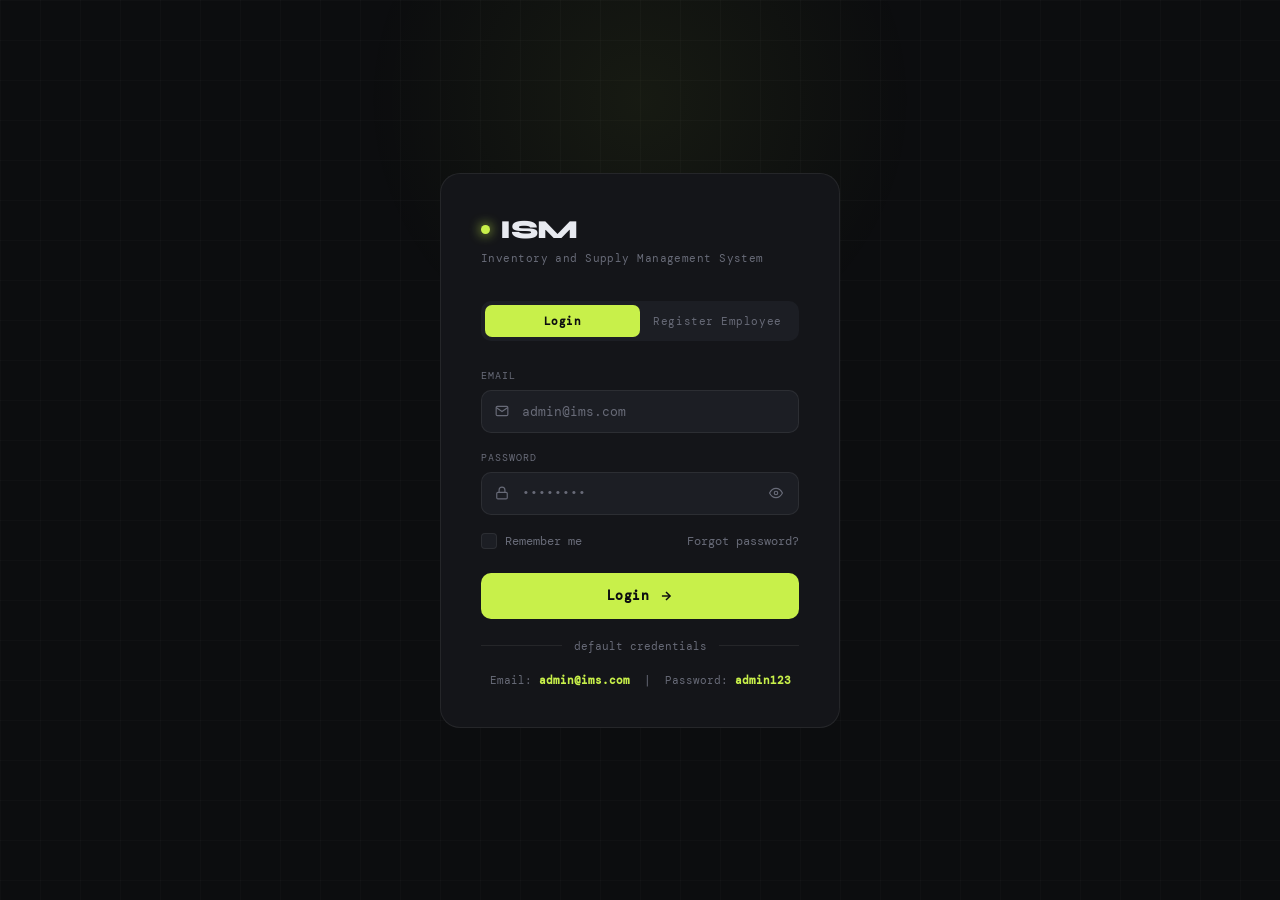
<file: templates/login.html>
<!DOCTYPE html>
<html lang="en">
<head>
  <meta charset="UTF-8">
  <meta name="viewport" content="width=device-width, initial-scale=1.0">
  <title>IMS — Login</title>
  <link href="https://fonts.googleapis.com/css2?family=Syne:wght@400;600;700;800&family=DM+Mono:wght@300;400;500&display=swap" rel="stylesheet">
  <link rel="stylesheet" href="/static/css/login.css">
</head>
<body>

  <div class="bg-grid"></div>
  <div class="bg-glow"></div>

  <section>
    <div class="login-card">

      <div class="logo"><div class="logo-dot"></div>ISM</div>
      <p class="logo-sub">Inventory and Supply Management System</p>

      <!-- Tab switcher -->
      <div style="display:flex;gap:0;margin-bottom:28px;background:var(--surface2);border-radius:10px;padding:4px">
        <button id="tabLoginBtn"    onclick="showTab('login')"    style="flex:1;padding:9px;border-radius:7px;font-size:11px;letter-spacing:0.05em;cursor:pointer;transition:all 0.15s;border:none;font-family:'DM Mono',monospace;background:var(--accent);color:var(--bg);font-weight:600">Login</button>
        <button id="tabRegisterBtn" onclick="showTab('register')" style="flex:1;padding:9px;border-radius:7px;font-size:11px;letter-spacing:0.05em;cursor:pointer;transition:all 0.15s;border:none;font-family:'DM Mono',monospace;background:transparent;color:var(--muted)">Register Employee</button>
      </div>

      <div id="errorMsg" style="display:none;background:rgba(240,74,122,0.1);border:1px solid rgba(240,74,122,0.3);border-radius:8px;padding:10px 14px;font-size:12px;color:#f04a7a;margin-bottom:16px"></div>
      <div id="successMsg" style="display:none;background:rgba(200,240,74,0.1);border:1px solid rgba(200,240,74,0.3);border-radius:8px;padding:10px 14px;font-size:12px;color:var(--accent);margin-bottom:16px"></div>

      <!-- LOGIN TAB -->
      <div id="loginTab">
        <form id="loginForm">
          <div class="input-group">
            <label for="email">Email</label>
            <div class="input-wrap">
              <svg class="input-icon" width="14" height="14" viewBox="0 0 24 24" fill="none" stroke="currentColor" stroke-width="2"><path d="M4 4h16c1.1 0 2 .9 2 2v12c0 1.1-.9 2-2 2H4c-1.1 0-2-.9-2-2V6c0-1.1.9-2 2-2z"/><polyline points="22,6 12,13 2,6"/></svg>
              <input type="email" id="email" placeholder="admin@ims.com" required>
            </div>
          </div>
          <div class="input-group">
            <label for="password">Password</label>
            <div class="input-wrap">
              <svg class="input-icon" width="14" height="14" viewBox="0 0 24 24" fill="none" stroke="currentColor" stroke-width="2"><rect x="3" y="11" width="18" height="11" rx="2" ry="2"/><path d="M7 11V7a5 5 0 0 1 10 0v4"/></svg>
              <input type="password" id="password" placeholder="••••••••" required>
              <button type="button" class="toggle-pw" id="togglePw">
                <svg width="14" height="14" viewBox="0 0 24 24" fill="none" stroke="currentColor" stroke-width="2"><path d="M1 12s4-8 11-8 11 8 11 8-4 8-11 8-11-8-11-8z"/><circle cx="12" cy="12" r="3"/></svg>
              </button>
            </div>
          </div>
          <div class="remember-forgot">
            <label class="checkbox-label"><input type="checkbox" id="remember"><span class="checkmark"></span>Remember me</label>
            <a href="#" class="forgot-link">Forgot password?</a>
          </div>
          <button type="submit" class="btn-login" id="loginBtn">
            <span id="btnText">Login</span>
            <svg width="14" height="14" viewBox="0 0 24 24" fill="none" stroke="currentColor" stroke-width="2.5"><line x1="5" y1="12" x2="19" y2="12"/><polyline points="12 5 19 12 12 19"/></svg>
          </button>
          <div class="divider"><span>default credentials</span></div>
          <div class="register-link" style="font-size:11px;color:var(--muted)">
            Email: <strong style="color:var(--accent)">admin@ims.com</strong> &nbsp;|&nbsp; Password: <strong style="color:var(--accent)">admin123</strong>
          </div>
        </form>
      </div>

      <!-- REGISTER TAB -->
      <div id="registerTab" style="display:none">
        <form id="registerForm">
          <div style="display:grid;grid-template-columns:1fr 1fr;gap:12px">
            <div class="input-group">
              <label>Full Name</label>
              <div class="input-wrap">
                <svg class="input-icon" width="14" height="14" viewBox="0 0 24 24" fill="none" stroke="currentColor" stroke-width="2"><path d="M20 21v-2a4 4 0 0 0-4-4H8a4 4 0 0 0-4 4v2"/><circle cx="12" cy="7" r="4"/></svg>
                <input type="text" id="rName" placeholder="e.g. Raj Mehta" required style="padding-left:40px">
              </div>
            </div>
            <div class="input-group">
              <label>Role</label>
              <div class="input-wrap">
                <svg class="input-icon" width="14" height="14" viewBox="0 0 24 24" fill="none" stroke="currentColor" stroke-width="2"><rect x="2" y="7" width="20" height="14" rx="2"/><path d="M16 7V5a2 2 0 0 0-2-2h-4a2 2 0 0 0-2 2v2"/></svg>
                <select id="rRole" style="width:100%;background:var(--surface2);border:1px solid var(--border);border-radius:10px;color:var(--text);font-family:'DM Mono',monospace;font-size:13px;padding:12px 14px 12px 40px;outline:none;appearance:none">
                  <option>Manager</option><option>Employee</option><option>Warehouse Staff</option><option>Analyst</option>
                </select>
              </div>
            </div>
          </div>
          <div class="input-group">
            <label>Work Email</label>
            <div class="input-wrap">
              <svg class="input-icon" width="14" height="14" viewBox="0 0 24 24" fill="none" stroke="currentColor" stroke-width="2"><path d="M4 4h16c1.1 0 2 .9 2 2v12c0 1.1-.9 2-2 2H4c-1.1 0-2-.9-2-2V6c0-1.1.9-2 2-2z"/><polyline points="22,6 12,13 2,6"/></svg>
              <input type="email" id="rEmail" placeholder="your@company.com" required>
            </div>
          </div>
          <div class="input-group">
            <label>Department</label>
            <div class="input-wrap">
              <svg class="input-icon" width="14" height="14" viewBox="0 0 24 24" fill="none" stroke="currentColor" stroke-width="2"><path d="M3 9l9-7 9 7v11a2 2 0 0 1-2 2H5a2 2 0 0 1-2-2z"/></svg>
              <input type="text" id="rDept" placeholder="e.g. Logistics, Procurement">
            </div>
          </div>
          <div style="display:grid;grid-template-columns:1fr 1fr;gap:12px">
            <div class="input-group">
              <label>Password</label>
              <div class="input-wrap">
                <svg class="input-icon" width="14" height="14" viewBox="0 0 24 24" fill="none" stroke="currentColor" stroke-width="2"><rect x="3" y="11" width="18" height="11" rx="2" ry="2"/><path d="M7 11V7a5 5 0 0 1 10 0v4"/></svg>
                <input type="password" id="rPassword" placeholder="Min 6 chars" required>
              </div>
            </div>
            <div class="input-group">
              <label>Confirm</label>
              <div class="input-wrap">
                <svg class="input-icon" width="14" height="14" viewBox="0 0 24 24" fill="none" stroke="currentColor" stroke-width="2"><rect x="3" y="11" width="18" height="11" rx="2" ry="2"/><path d="M7 11V7a5 5 0 0 1 10 0v4"/></svg>
                <input type="password" id="rConfirm" placeholder="Repeat" required>
              </div>
            </div>
          </div>
          <button type="submit" class="btn-login" style="margin-top:8px">
            <span>Create Account</span>
            <svg width="14" height="14" viewBox="0 0 24 24" fill="none" stroke="currentColor" stroke-width="2.5"><path d="M16 21v-2a4 4 0 0 0-4-4H6a4 4 0 0 0-4 4v2"/><circle cx="9" cy="7" r="4"/><line x1="19" y1="8" x2="19" y2="14"/><line x1="22" y1="11" x2="16" y2="11"/></svg>
          </button>
        </form>
      </div>

    </div>
  </section>




<script src="/static/js/common.js"></script>
<script src="/static/js/login.js"></script>
</body>
</html>
</file>
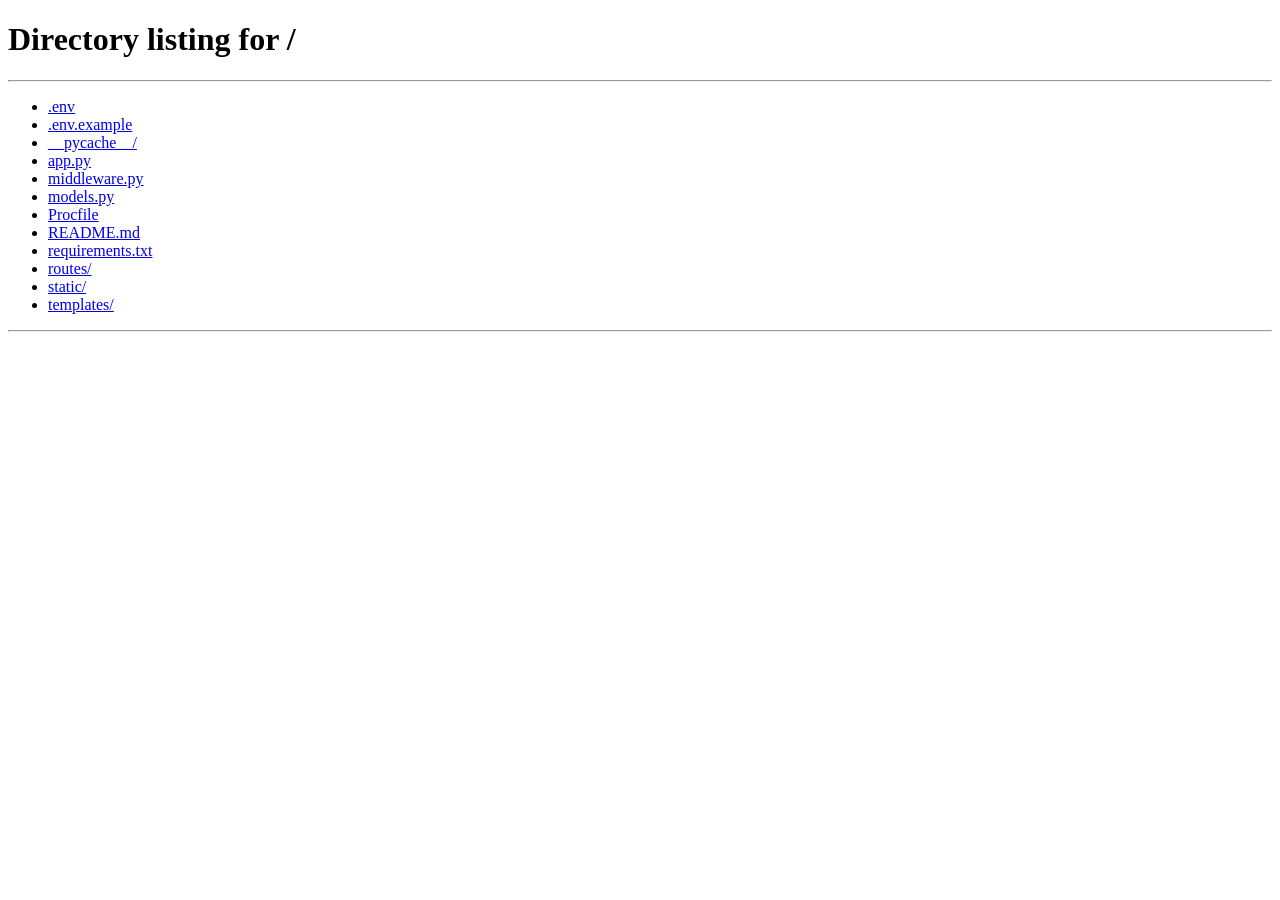
<file: templates/Orders.html>
<!DOCTYPE html>
<html lang="en">
<head>
  <meta charset="UTF-8">
  <meta name="viewport" content="width=device-width, initial-scale=1.0">
  <title>IMS — Orders</title>
  <link href="https://fonts.googleapis.com/css2?family=Syne:wght@400;600;700;800&family=DM+Mono:wght@300;400;500&display=swap" rel="stylesheet">
  <link rel="stylesheet" href="/static/css/style.css">
  <link rel="stylesheet" href="/static/css/products.css">
  <link rel="stylesheet" href="/static/css/orders.css">
</head>
<body>
<div class="shell">
  <aside class="sidebar">
    <div class="logo"><div class="logo-dot"></div>IMS</div>
    <div class="nav-label">Main</div>
    <nav><ul>
      <li><a href="/dashboard"><span class="icon"><svg width="14" height="14" viewBox="0 0 24 24" fill="none" stroke="currentColor" stroke-width="2.5"><rect x="3" y="3" width="7" height="7"/><rect x="14" y="3" width="7" height="7"/><rect x="14" y="14" width="7" height="7"/><rect x="3" y="14" width="7" height="7"/></svg></span>Dashboard</a></li>
      <li><a href="/products"><span class="icon"><svg width="14" height="14" viewBox="0 0 24 24" fill="none" stroke="currentColor" stroke-width="2.5"><path d="M21 16V8a2 2 0 0 0-1-1.73l-7-4a2 2 0 0 0-2 0l-7 4A2 2 0 0 0 3 8v8a2 2 0 0 0 1 1.73l7 4a2 2 0 0 0 2 0l7-4A2 2 0 0 0 21 16z"/></svg></span>Products</a></li>
      <li><a href="/suppliers"><span class="icon"><svg width="14" height="14" viewBox="0 0 24 24" fill="none" stroke="currentColor" stroke-width="2.5"><path d="M17 21v-2a4 4 0 0 0-4-4H5a4 4 0 0 0-4 4v2"/><circle cx="9" cy="7" r="4"/><path d="M23 21v-2a4 4 0 0 0-3-3.87"/><path d="M16 3.13a4 4 0 0 1 0 7.75"/></svg></span>Suppliers</a></li>
      <li class="active"><a href="/orders"><span class="icon"><svg width="14" height="14" viewBox="0 0 24 24" fill="none" stroke="currentColor" stroke-width="2.5"><path d="M9 11l3 3L22 4"/><path d="M21 12v7a2 2 0 0 1-2 2H5a2 2 0 0 1-2-2V5a2 2 0 0 1 2-2h11"/></svg></span>Orders</a></li>
      <li><a href="/reports"><span class="icon"><svg width="14" height="14" viewBox="0 0 24 24" fill="none" stroke="currentColor" stroke-width="2.5"><line x1="18" y1="20" x2="18" y2="10"/><line x1="12" y1="20" x2="12" y2="4"/><line x1="6" y1="20" x2="6" y2="14"/></svg></span>Reports</a></li>
    </ul></nav>
    <div class="sidebar-footer"><a id="logoutBtn" style="cursor:pointer"><svg width="14" height="14" viewBox="0 0 24 24" fill="none" stroke="currentColor" stroke-width="2.5"><path d="M9 21H5a2 2 0 0 1-2-2V5a2 2 0 0 1 2-2h4"/><polyline points="16 17 21 12 16 7"/><line x1="21" y1="12" x2="9" y2="12"/></svg>Logout</a></div>
  </aside>

  <main class="main">
    <div class="topbar">
      <h1 class="page-title">Or<span>ders</span></h1>
      <div class="topbar-right"><div class="date-badge" id="dateDisplay"></div><div class="avatar" id="avatarInitial">A</div></div>
    </div>
    <div class="content">
      <div class="toolbar">
        <div class="search-wrap"><svg width="13" height="13" viewBox="0 0 24 24" fill="none" stroke="currentColor" stroke-width="2.5"><circle cx="11" cy="11" r="8"/><line x1="21" y1="21" x2="16.65" y2="16.65"/></svg><input type="text" class="search-input" placeholder="Search orders..." id="searchInput"></div>
        <div class="toolbar-right">
          <select class="filter-select" id="filterStatus"><option value="">All Status</option><option>Pending</option><option>Processing</option><option>Delivered</option><option>Cancelled</option></select>
          <button class="btn-add" id="openModal">+ New Order</button>
        </div>
      </div>
      <div class="table-wrap">
        <table>
          <thead><tr><th>Order ID</th><th>Product</th><th>Supplier</th><th>Customer</th><th>Qty</th><th>Total</th><th>Date</th><th>Status</th><th>Actions</th></tr></thead>
          <tbody id="tableBody"><tr><td colspan="9" style="color:var(--muted);font-size:11px;padding:20px">Loading...</td></tr></tbody>
        </table>
      </div>
    </div>
  </main>
</div>

<!-- NEW ORDER MODAL -->
<div class="modal-overlay" id="modalOverlay">
  <div class="modal">
    <div class="modal-header"><div class="modal-title">New Order</div><button class="modal-close" id="closeModal">✕</button></div>
    <div class="modal-body">
      <div class="form-grid">
        <div class="form-group"><label>Product</label><select id="fProduct" onchange="autoFill()"><option value="">Select product...</option></select></div>
        <div class="form-group"><label>Supplier</label><input type="text" id="fSupplier" placeholder="Auto-filled or type"></div>
        <div class="form-group"><label>Quantity</label><input type="number" id="fQty" placeholder="e.g. 10" min="1"></div>
        <div class="form-group"><label>Unit Price (₹)</label><input type="number" id="fPrice" placeholder="Auto-filled or type"></div>
        <div class="form-group"><label>Status</label><select id="fStatus"><option>Pending</option><option>Processing</option><option>Delivered</option><option>Cancelled</option></select></div>
        <div class="form-group"><label>Date</label><input type="date" id="fDate"></div>
        <div class="form-group" style="grid-column:1/-1"><label>Customer Name (optional)</label><input type="text" id="fCustomer" placeholder="Retail customer or leave blank for B2B"></div>
      </div>
      <p id="formError" style="color:var(--accent3);font-size:11px;margin-top:10px;display:none"></p>
    </div>
    <div class="modal-footer"><button class="btn-cancel" id="cancelModal">Cancel</button><button class="btn-save" id="saveOrder">Save Order</button></div>
  </div>
</div>

<!-- DELETE CONFIRM -->
<div class="modal-overlay" id="deleteOverlay">
  <div class="modal modal-sm">
    <div class="modal-header"><div class="modal-title">Delete Order</div><button class="modal-close" id="closeDelete">✕</button></div>
    <div class="modal-body"><p style="font-size:13px;color:var(--muted);line-height:1.6">Delete order <strong id="deleteOrderId" style="color:var(--text)"></strong>?</p></div>
    <div class="modal-footer"><button class="btn-cancel" id="cancelDelete">Cancel</button><button class="btn-delete" id="confirmDelete">Delete</button></div>
  </div>
</div>




<script src="/static/js/common.js"></script>
<script src="/static/js/orders.js"></script>
</body>
</html>
</file>
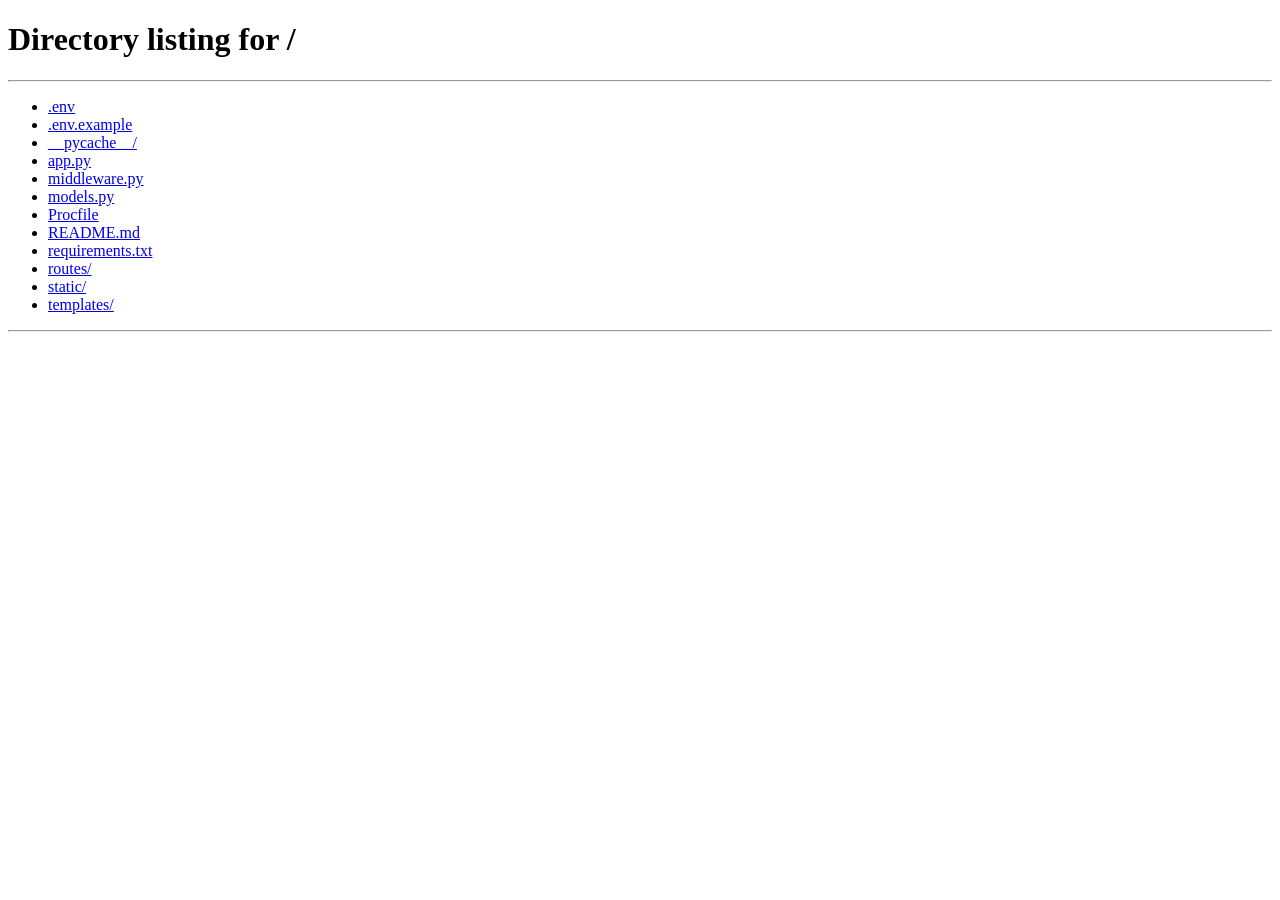
<file: templates/Products.html>
<!DOCTYPE html>
<html lang="en">
<head>
  <meta charset="UTF-8">
  <meta name="viewport" content="width=device-width, initial-scale=1.0">
  <title>IMS — Products</title>
  <link href="https://fonts.googleapis.com/css2?family=Syne:wght@400;600;700;800&family=DM+Mono:wght@300;400;500&display=swap" rel="stylesheet">
  <link rel="stylesheet" href="/static/css/style.css">
  <link rel="stylesheet" href="/static/css/products.css">
</head>
<body>
<div class="shell">
  <aside class="sidebar">
    <div class="logo"><div class="logo-dot"></div>IMS</div>
    <div class="nav-label">Main</div>
    <nav><ul>
      <li><a href="/dashboard"><span class="icon"><svg width="14" height="14" viewBox="0 0 24 24" fill="none" stroke="currentColor" stroke-width="2.5"><rect x="3" y="3" width="7" height="7"/><rect x="14" y="3" width="7" height="7"/><rect x="14" y="14" width="7" height="7"/><rect x="3" y="14" width="7" height="7"/></svg></span>Dashboard</a></li>
      <li class="active"><a href="/products"><span class="icon"><svg width="14" height="14" viewBox="0 0 24 24" fill="none" stroke="currentColor" stroke-width="2.5"><path d="M21 16V8a2 2 0 0 0-1-1.73l-7-4a2 2 0 0 0-2 0l-7 4A2 2 0 0 0 3 8v8a2 2 0 0 0 1 1.73l7 4a2 2 0 0 0 2 0l7-4A2 2 0 0 0 21 16z"/></svg></span>Products</a></li>
      <li><a href="/suppliers"><span class="icon"><svg width="14" height="14" viewBox="0 0 24 24" fill="none" stroke="currentColor" stroke-width="2.5"><path d="M17 21v-2a4 4 0 0 0-4-4H5a4 4 0 0 0-4 4v2"/><circle cx="9" cy="7" r="4"/><path d="M23 21v-2a4 4 0 0 0-3-3.87"/><path d="M16 3.13a4 4 0 0 1 0 7.75"/></svg></span>Suppliers</a></li>
      <li><a href="/orders"><span class="icon"><svg width="14" height="14" viewBox="0 0 24 24" fill="none" stroke="currentColor" stroke-width="2.5"><path d="M9 11l3 3L22 4"/><path d="M21 12v7a2 2 0 0 1-2 2H5a2 2 0 0 1-2-2V5a2 2 0 0 1 2-2h11"/></svg></span>Orders</a></li>
      <li><a href="/reports"><span class="icon"><svg width="14" height="14" viewBox="0 0 24 24" fill="none" stroke="currentColor" stroke-width="2.5"><line x1="18" y1="20" x2="18" y2="10"/><line x1="12" y1="20" x2="12" y2="4"/><line x1="6" y1="20" x2="6" y2="14"/></svg></span>Reports</a></li>
    </ul></nav>
    <div class="sidebar-footer"><a id="logoutBtn" style="cursor:pointer"><svg width="14" height="14" viewBox="0 0 24 24" fill="none" stroke="currentColor" stroke-width="2.5"><path d="M9 21H5a2 2 0 0 1-2-2V5a2 2 0 0 1 2-2h4"/><polyline points="16 17 21 12 16 7"/><line x1="21" y1="12" x2="9" y2="12"/></svg>Logout</a></div>
  </aside>

  <main class="main">
    <div class="topbar">
      <h1 class="page-title">Pro<span>ducts</span></h1>
      <div class="topbar-right">
        <div class="date-badge" id="dateDisplay"></div>
        <div class="avatar" id="avatarInitial">A</div>
      </div>
    </div>
    <div class="content">
      <div class="toolbar">
        <div class="search-wrap">
          <svg width="13" height="13" viewBox="0 0 24 24" fill="none" stroke="currentColor" stroke-width="2.5"><circle cx="11" cy="11" r="8"/><line x1="21" y1="21" x2="16.65" y2="16.65"/></svg>
          <input type="text" class="search-input" placeholder="Search products..." id="searchInput">
        </div>
        <div class="toolbar-right">
          <select class="filter-select" id="filterStatus"><option value="">All Status</option><option>In Stock</option><option>Low</option><option>Out</option></select>
          <select class="filter-select" id="filterCategory"><option value="">All Categories</option><option>Audio</option><option>Accessories</option><option>Input</option><option>Video</option></select>
          <button class="btn-add" id="openModal">+ Add Product</button>
        </div>
      </div>
      <div class="table-wrap">
        <table>
          <thead><tr><th>Product</th><th>SKU</th><th>Category</th><th>Price</th><th>Stock</th><th>Reorder Level</th><th>Supplier</th><th>Status</th><th>Actions</th></tr></thead>
          <tbody id="tableBody"><tr><td colspan="9" style="color:var(--muted);font-size:11px;padding:20px">Loading...</td></tr></tbody>
        </table>
      </div>
    </div>
  </main>
</div>

<!-- ADD/EDIT MODAL -->
<div class="modal-overlay" id="modalOverlay">
  <div class="modal">
    <div class="modal-header"><div class="modal-title" id="modalTitle">Add Product</div><button class="modal-close" id="closeModal">✕</button></div>
    <div class="modal-body">
      <div class="form-grid">
        <div class="form-group"><label>Product Name</label><input type="text" id="fName" placeholder="e.g. Wireless Headset"></div>
        <div class="form-group"><label>SKU</label><input type="text" id="fSku" placeholder="e.g. WHP-001"></div>
        <div class="form-group"><label>Category</label><select id="fCategory"><option>Audio</option><option>Accessories</option><option>Input</option><option>Video</option></select></div>
        <div class="form-group"><label>Price (₹)</label><input type="number" id="fPrice" placeholder="e.g. 2999"></div>
        <div class="form-group"><label>Stock Quantity</label><input type="number" id="fStock" placeholder="e.g. 50"></div>
        <div class="form-group"><label>Reorder Level</label><input type="number" id="fReorder" placeholder="e.g. 10"></div>
        <div class="form-group" style="grid-column:1/-1"><label>Supplier</label><input type="text" id="fSupplier" placeholder="e.g. SoundWave Inc"></div>
      </div>
      <p id="formError" style="color:var(--accent3);font-size:11px;margin-top:10px;display:none"></p>
    </div>
    <div class="modal-footer"><button class="btn-cancel" id="cancelModal">Cancel</button><button class="btn-save" id="saveProduct">Save Product</button></div>
  </div>
</div>

<!-- DELETE CONFIRM -->
<div class="modal-overlay" id="deleteOverlay">
  <div class="modal modal-sm">
    <div class="modal-header"><div class="modal-title">Delete Product</div><button class="modal-close" id="closeDelete">✕</button></div>
    <div class="modal-body"><p style="font-size:13px;color:var(--muted);line-height:1.6">Delete <strong id="deleteProductName" style="color:var(--text)"></strong>? This cannot be undone.</p></div>
    <div class="modal-footer"><button class="btn-cancel" id="cancelDelete">Cancel</button><button class="btn-delete" id="confirmDelete">Delete</button></div>
  </div>
</div>




<script src="/static/js/common.js"></script>
<script src="/static/js/products.js"></script>
</body>
</html>
</file>
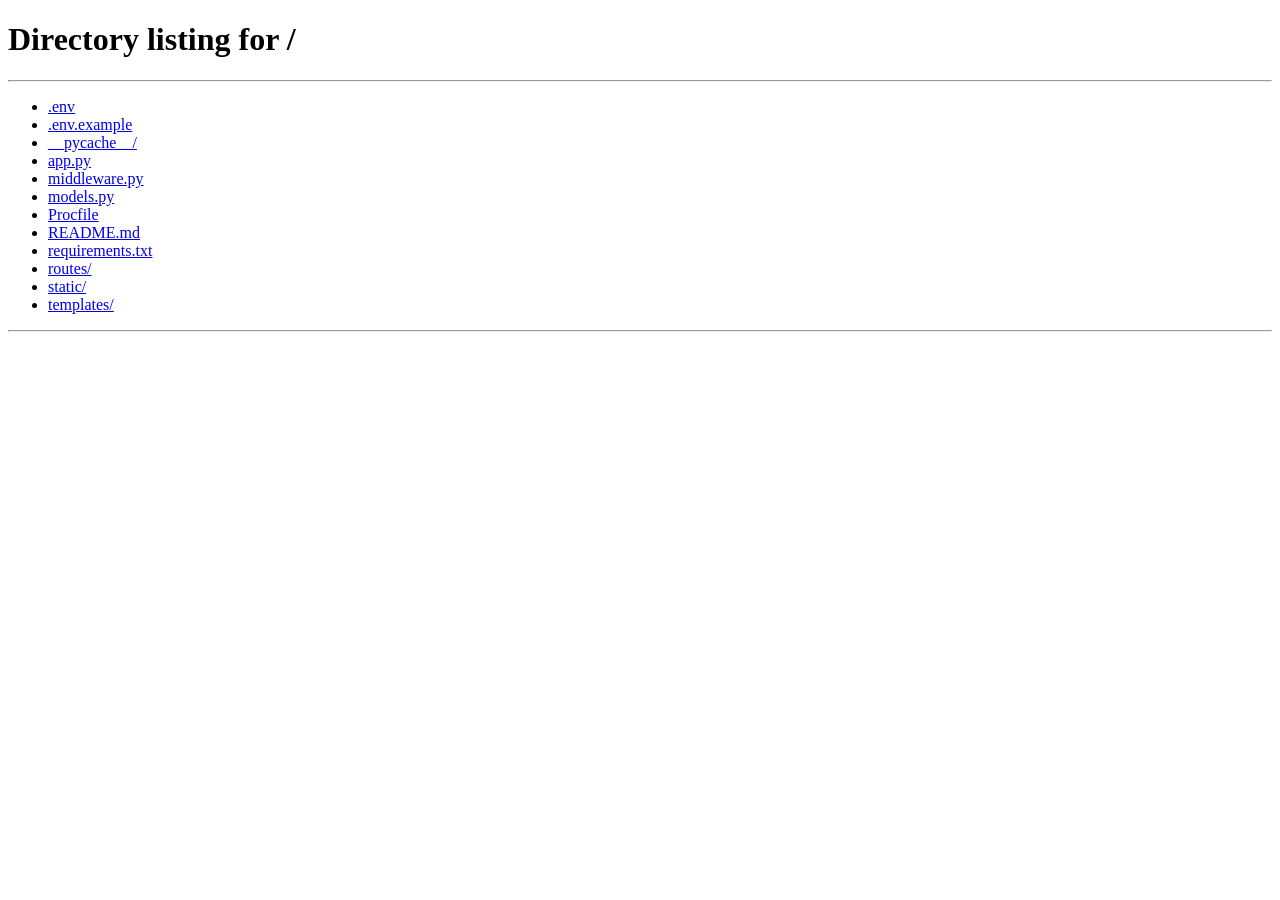
<file: templates/Suppliers.html>
<!DOCTYPE html>
<html lang="en">
<head>
  <meta charset="UTF-8">
  <meta name="viewport" content="width=device-width, initial-scale=1.0">
  <title>IMS — Suppliers</title>
  <link href="https://fonts.googleapis.com/css2?family=Syne:wght@400;600;700;800&family=DM+Mono:wght@300;400;500&display=swap" rel="stylesheet">
  <link rel="stylesheet" href="/static/css/style.css">
  <link rel="stylesheet" href="/static/css/products.css">
  <link rel="stylesheet" href="/static/css/suppliers.css">
</head>
<body>
<div class="shell">
  <aside class="sidebar">
    <div class="logo"><div class="logo-dot"></div>IMS</div>
    <div class="nav-label">Main</div>
    <nav><ul>
      <li><a href="/dashboard"><span class="icon"><svg width="14" height="14" viewBox="0 0 24 24" fill="none" stroke="currentColor" stroke-width="2.5"><rect x="3" y="3" width="7" height="7"/><rect x="14" y="3" width="7" height="7"/><rect x="14" y="14" width="7" height="7"/><rect x="3" y="14" width="7" height="7"/></svg></span>Dashboard</a></li>
      <li><a href="/products"><span class="icon"><svg width="14" height="14" viewBox="0 0 24 24" fill="none" stroke="currentColor" stroke-width="2.5"><path d="M21 16V8a2 2 0 0 0-1-1.73l-7-4a2 2 0 0 0-2 0l-7 4A2 2 0 0 0 3 8v8a2 2 0 0 0 1 1.73l7 4a2 2 0 0 0 2 0l7-4A2 2 0 0 0 21 16z"/></svg></span>Products</a></li>
      <li class="active"><a href="/suppliers"><span class="icon"><svg width="14" height="14" viewBox="0 0 24 24" fill="none" stroke="currentColor" stroke-width="2.5"><path d="M17 21v-2a4 4 0 0 0-4-4H5a4 4 0 0 0-4 4v2"/><circle cx="9" cy="7" r="4"/><path d="M23 21v-2a4 4 0 0 0-3-3.87"/><path d="M16 3.13a4 4 0 0 1 0 7.75"/></svg></span>Suppliers</a></li>
      <li><a href="/orders"><span class="icon"><svg width="14" height="14" viewBox="0 0 24 24" fill="none" stroke="currentColor" stroke-width="2.5"><path d="M9 11l3 3L22 4"/><path d="M21 12v7a2 2 0 0 1-2 2H5a2 2 0 0 1-2-2V5a2 2 0 0 1 2-2h11"/></svg></span>Orders</a></li>
      <li><a href="/reports"><span class="icon"><svg width="14" height="14" viewBox="0 0 24 24" fill="none" stroke="currentColor" stroke-width="2.5"><line x1="18" y1="20" x2="18" y2="10"/><line x1="12" y1="20" x2="12" y2="4"/><line x1="6" y1="20" x2="6" y2="14"/></svg></span>Reports</a></li>
    </ul></nav>
    <div class="sidebar-footer"><a id="logoutBtn" style="cursor:pointer"><svg width="14" height="14" viewBox="0 0 24 24" fill="none" stroke="currentColor" stroke-width="2.5"><path d="M9 21H5a2 2 0 0 1-2-2V5a2 2 0 0 1 2-2h4"/><polyline points="16 17 21 12 16 7"/><line x1="21" y1="12" x2="9" y2="12"/></svg>Logout</a></div>
  </aside>

  <main class="main">
    <div class="topbar">
      <h1 class="page-title">Sup<span>pliers</span></h1>
      <div class="topbar-right"><div class="date-badge" id="dateDisplay"></div><div class="avatar" id="avatarInitial">A</div></div>
    </div>
    <div class="content">
      <div class="toolbar">
        <div class="search-wrap"><svg width="13" height="13" viewBox="0 0 24 24" fill="none" stroke="currentColor" stroke-width="2.5"><circle cx="11" cy="11" r="8"/><line x1="21" y1="21" x2="16.65" y2="16.65"/></svg><input type="text" class="search-input" placeholder="Search suppliers..." id="searchInput"></div>
        <div class="toolbar-right"><button class="btn-add" id="openModal">+ Add Supplier</button></div>
      </div>
      <div class="supplier-grid" id="supplierGrid"><p style="color:var(--muted);font-size:11px">Loading...</p></div>
    </div>
  </main>
</div>

<!-- ADD/EDIT MODAL -->
<div class="modal-overlay" id="modalOverlay">
  <div class="modal">
    <div class="modal-header"><div class="modal-title" id="modalTitle">Add Supplier</div><button class="modal-close" id="closeModal">✕</button></div>
    <div class="modal-body">
      <div class="form-grid">
        <div class="form-group"><label>Company Name</label><input type="text" id="fName" placeholder="e.g. SoundWave Inc"></div>
        <div class="form-group"><label>Contact Person</label><input type="text" id="fContact" placeholder="e.g. Raj Mehta"></div>
        <div class="form-group"><label>Email</label><input type="email" id="fEmail" placeholder="e.g. raj@soundwave.com"></div>
        <div class="form-group"><label>Phone</label><input type="text" id="fPhone" placeholder="+91 98765 43210"></div>
        <div class="form-group"><label>Category Supplied</label><input type="text" id="fCategory" placeholder="e.g. Audio, Accessories"></div>
        <div class="form-group"><label>City</label><input type="text" id="fCity" placeholder="e.g. Mumbai"></div>
      </div>
    </div>
    <div class="modal-footer"><button class="btn-cancel" id="cancelModal">Cancel</button><button class="btn-save" id="saveSupplier">Save Supplier</button></div>
  </div>
</div>

<!-- DELETE CONFIRM -->
<div class="modal-overlay" id="deleteOverlay">
  <div class="modal modal-sm">
    <div class="modal-header"><div class="modal-title">Remove Supplier</div><button class="modal-close" id="closeDelete">✕</button></div>
    <div class="modal-body"><p style="font-size:13px;color:var(--muted);line-height:1.6">Remove <strong id="deleteSupplierName" style="color:var(--text)"></strong>?</p></div>
    <div class="modal-footer"><button class="btn-cancel" id="cancelDelete">Cancel</button><button class="btn-delete" id="confirmDelete">Remove</button></div>
  </div>
</div>




<script src="/static/js/common.js"></script>
<script src="/static/js/suppliers.js"></script>
</body>
</html>
</file>
<file: static/css/login.css>
/* ── RESET & VARIABLES ── */
*, *::before, *::after {
  box-sizing: border-box;
  margin: 0;
  padding: 0;
}

:root {
  --bg: #0c0d0f;
  --surface: #141519;
  --surface2: #1c1e24;
  --border: rgba(255, 255, 255, 0.07);
  --accent: #c8f04a;
  --accent2: #4af0c8;
  --text: #e8eaf0;
  --muted: #686b78;
}

/* ── BASE ── */
html, body {
  height: 100%;
  background: var(--bg);
  color: var(--text);
  font-family: 'DM Mono', monospace;
}

/* ── BACKGROUND DECORATIONS ── */
.bg-grid {
  position: fixed;
  inset: 0;
  background-image:
    linear-gradient(rgba(255,255,255,0.02) 1px, transparent 1px),
    linear-gradient(90deg, rgba(255,255,255,0.02) 1px, transparent 1px);
  background-size: 40px 40px;
  pointer-events: none;
  z-index: 0;
}

.bg-glow {
  position: fixed;
  top: -200px;
  left: 50%;
  transform: translateX(-50%);
  width: 600px;
  height: 600px;
  background: radial-gradient(circle, rgba(200, 240, 74, 0.06) 0%, transparent 65%);
  pointer-events: none;
  z-index: 0;
}

/* ── SECTION ── */
section {
  position: relative;
  z-index: 1;
  display: flex;
  justify-content: center;
  align-items: center;
  min-height: 100vh;
  padding: 24px;
}

/* ── LOGIN CARD ── */
.login-card {
  width: 100%;
  max-width: 400px;
  background: var(--surface);
  border: 1px solid var(--border);
  border-radius: 20px;
  padding: 40px;
  animation: fadeUp 0.5s ease both;
}

@keyframes fadeUp {
  from { opacity: 0; transform: translateY(20px); }
  to   { opacity: 1; transform: translateY(0); }
}

/* ── LOGO ── */
.logo {
  font-family: 'Syne', sans-serif;
  font-weight: 800;
  font-size: 26px;
  letter-spacing: -0.5px;
  color: var(--text);
  display: flex;
  align-items: center;
  gap: 10px;
  margin-bottom: 6px;
}

.logo-dot {
  width: 9px;
  height: 9px;
  background: var(--accent);
  border-radius: 50%;
  box-shadow: 0 0 12px var(--accent);
  animation: pulse 2s ease-in-out infinite;
}

@keyframes pulse {
  0%, 100% { opacity: 1; transform: scale(1); }
  50%       { opacity: 0.5; transform: scale(0.7); }
}

.logo-sub {
  font-size: 11px;
  color: var(--muted);
  letter-spacing: 0.04em;
  margin-bottom: 36px;
}

/* ── INPUT GROUPS ── */
.input-group {
  display: flex;
  flex-direction: column;
  gap: 8px;
  margin-bottom: 18px;
}

.input-group label {
  font-size: 10px;
  letter-spacing: 0.1em;
  text-transform: uppercase;
  color: var(--muted);
}

.input-wrap {
  position: relative;
  display: flex;
  align-items: center;
}

.input-icon {
  position: absolute;
  left: 14px;
  color: var(--muted);
  pointer-events: none;
  flex-shrink: 0;
}

.input-wrap input {
  width: 100%;
  background: var(--surface2);
  border: 1px solid var(--border);
  border-radius: 10px;
  color: var(--text);
  font-family: 'DM Mono', monospace;
  font-size: 13px;
  padding: 12px 14px 12px 40px;
  outline: none;
  transition: border-color 0.2s, box-shadow 0.2s;
}

.input-wrap input::placeholder {
  color: var(--muted);
}

.input-wrap input:focus {
  border-color: var(--accent);
  box-shadow: 0 0 0 3px rgba(200, 240, 74, 0.08);
}

/* ── PASSWORD TOGGLE ── */
.toggle-pw {
  position: absolute;
  right: 12px;
  background: none;
  border: none;
  color: var(--muted);
  cursor: pointer;
  padding: 4px;
  display: flex;
  align-items: center;
  transition: color 0.15s;
  width: auto;
  height: auto;
  border-radius: 0;
}

.toggle-pw:hover { color: var(--text); }

/* ── REMEMBER / FORGOT ── */
.remember-forgot {
  display: flex;
  justify-content: space-between;
  align-items: center;
  margin-bottom: 24px;
}

.checkbox-label {
  display: flex;
  align-items: center;
  gap: 8px;
  font-size: 12px;
  color: var(--muted);
  cursor: pointer;
  user-select: none;
}

.checkbox-label input[type="checkbox"] {
  display: none;
}

.checkmark {
  width: 16px;
  height: 16px;
  border: 1px solid var(--border);
  border-radius: 4px;
  background: var(--surface2);
  display: flex;
  align-items: center;
  justify-content: center;
  flex-shrink: 0;
  transition: all 0.15s;
}

.checkbox-label input:checked + .checkmark {
  background: var(--accent);
  border-color: var(--accent);
}

.checkbox-label input:checked + .checkmark::after {
  content: '';
  width: 8px;
  height: 5px;
  border-left: 2px solid var(--bg);
  border-bottom: 2px solid var(--bg);
  transform: rotate(-45deg) translateY(-1px);
  display: block;
}

.forgot-link {
  font-size: 12px;
  color: var(--muted);
  text-decoration: none;
  transition: color 0.15s;
}

.forgot-link:hover { color: var(--accent); }

/* ── LOGIN BUTTON ── */
.btn-login {
  width: 100%;
  height: 46px;
  background: var(--accent);
  border: none;
  border-radius: 10px;
  color: var(--bg);
  font-family: 'DM Mono', monospace;
  font-size: 13px;
  font-weight: 600;
  cursor: pointer;
  display: flex;
  align-items: center;
  justify-content: center;
  gap: 10px;
  transition: opacity 0.15s, transform 0.15s;
  letter-spacing: 0.03em;
}

.btn-login:hover {
  opacity: 0.88;
  transform: translateY(-1px);
}

.btn-login:active {
  transform: translateY(0);
}

.btn-login.loading {
  opacity: 0.6;
  pointer-events: none;
}

/* ── DIVIDER ── */
.divider {
  display: flex;
  align-items: center;
  gap: 12px;
  margin: 20px 0;
  color: var(--muted);
  font-size: 11px;
}

.divider::before,
.divider::after {
  content: '';
  flex: 1;
  height: 1px;
  background: var(--border);
}

/* ── REGISTER LINK ── */
.register-link {
  font-size: 12px;
  color: var(--muted);
  text-align: center;
}

.register-link a {
  color: var(--accent);
  text-decoration: none;
  font-weight: 600;
  margin-left: 4px;
  transition: opacity 0.15s;
}

.register-link a:hover { opacity: 0.8; }

/* ── RESPONSIVE ── */
@media (max-width: 420px) {
  .login-card {
    padding: 28px 24px;
    border-radius: 14px;
  }
}
</file>
<file: static/css/style.css>
/* ── RESET & VARIABLES ── */
*, *::before, *::after {
  box-sizing: border-box;
  margin: 0;
  padding: 0;
}

:root {
  --bg: #0c0d0f;
  --surface: #141519;
  --surface2: #1c1e24;
  --border: rgba(255, 255, 255, 0.07);
  --accent: #c8f04a;
  --accent2: #4af0c8;
  --accent3: #f04a7a;
  --accent4: #f0a44a;
  --text: #e8eaf0;
  --muted: #686b78;
  --sidebar-w: 220px;
}

/* ── BASE ── */
html, body {
  height: 100%;
  background: var(--bg);
  color: var(--text);
  font-family: 'DM Mono', monospace;
  overflow: hidden;
}

/* ── LAYOUT ── */
.shell {
  display: flex;
  height: 100vh;
}

/* ── SIDEBAR ── */
.sidebar {
  width: var(--sidebar-w);
  background: var(--surface);
  border-right: 1px solid var(--border);
  display: flex;
  flex-direction: column;
  padding: 32px 0;
  flex-shrink: 0;
  position: relative;
  overflow: hidden;
}

.sidebar::after {
  content: '';
  position: absolute;
  bottom: -60px;
  left: -60px;
  width: 200px;
  height: 200px;
  background: radial-gradient(circle, rgba(200, 240, 74, 0.08) 0%, transparent 70%);
  pointer-events: none;
}

.logo {
  font-family: 'Syne', sans-serif;
  font-weight: 800;
  font-size: 22px;
  letter-spacing: -0.5px;
  color: var(--text);
  padding: 0 28px 36px;
  display: flex;
  align-items: center;
  gap: 10px;
}

.logo-dot {
  width: 8px;
  height: 8px;
  background: var(--accent);
  border-radius: 50%;
  box-shadow: 0 0 10px var(--accent);
  animation: pulse 2s ease-in-out infinite;
}

@keyframes pulse {
  0%, 100% { opacity: 1; transform: scale(1); }
  50%       { opacity: 0.5; transform: scale(0.7); }
}

.nav-label {
  font-size: 9px;
  letter-spacing: 0.12em;
  color: var(--muted);
  padding: 20px 28px 8px;
  text-transform: uppercase;
}

nav ul {
  list-style: none;
  display: flex;
  flex-direction: column;
  gap: 2px;
  padding: 0 16px;
}

nav ul li a {
  display: flex;
  align-items: center;
  gap: 12px;
  padding: 10px 14px;
  border-radius: 8px;
  color: var(--muted);
  text-decoration: none;
  font-size: 12px;
  font-weight: 400;
  letter-spacing: 0.03em;
  transition: all 0.18s ease;
  position: relative;
}

nav ul li a:hover {
  color: var(--text);
  background: var(--surface2);
}

nav ul li.active a {
  color: var(--bg);
  background: var(--accent);
  font-weight: 500;
}

nav ul li a .icon {
  width: 16px;
  height: 16px;
  display: flex;
  align-items: center;
  justify-content: center;
  flex-shrink: 0;
}

.sidebar-footer {
  margin-top: auto;
  padding: 0 16px;
}

.sidebar-footer a {
  display: flex;
  align-items: center;
  gap: 10px;
  padding: 10px 14px;
  border-radius: 8px;
  color: var(--accent3);
  font-size: 12px;
  text-decoration: none;
  transition: background 0.18s;
}

.sidebar-footer a:hover {
  background: rgba(240, 74, 122, 0.1);
}

/* ── MAIN ── */
.main {
  flex: 1;
  display: flex;
  flex-direction: column;
  overflow-y: auto;
  background: var(--bg);
  position: relative;
}

/* ── TOPBAR ── */
.topbar {
  display: flex;
  align-items: center;
  justify-content: space-between;
  padding: 28px 40px 0;
  flex-shrink: 0;
}

.page-title {
  font-family: 'Syne', sans-serif;
  font-size: 28px;
  font-weight: 800;
  letter-spacing: -0.8px;
  color: var(--text);
}

.page-title span {
  color: var(--accent);
}

.topbar-right {
  display: flex;
  align-items: center;
  gap: 20px;
}

.date-badge {
  font-size: 11px;
  color: var(--muted);
  background: var(--surface);
  border: 1px solid var(--border);
  border-radius: 6px;
  padding: 6px 12px;
  letter-spacing: 0.05em;
}

.avatar {
  width: 34px;
  height: 34px;
  background: linear-gradient(135deg, var(--accent), var(--accent2));
  border-radius: 50%;
  display: flex;
  align-items: center;
  justify-content: center;
  font-size: 12px;
  font-weight: 700;
  color: var(--bg);
}

/* ── CONTENT ── */
.content {
  padding: 32px 40px 40px;
  flex: 1;
}

/* ── KPI CARDS ── */
.kpi-grid {
  display: grid;
  grid-template-columns: repeat(4, 1fr);
  gap: 16px;
  margin-bottom: 32px;
}

.kpi-card {
  background: var(--surface);
  border: 1px solid var(--border);
  border-radius: 14px;
  padding: 24px;
  position: relative;
  overflow: hidden;
  transition: transform 0.2s ease, border-color 0.2s ease;
  animation: fadeUp 0.5s ease both;
}

.kpi-card:nth-child(1) { animation-delay: 0.10s; }
.kpi-card:nth-child(2) { animation-delay: 0.15s; }
.kpi-card:nth-child(3) { animation-delay: 0.20s; }
.kpi-card:nth-child(4) { animation-delay: 0.25s; }

@keyframes fadeUp {
  from { opacity: 0; transform: translateY(16px); }
  to   { opacity: 1; transform: translateY(0); }
}

.kpi-card:hover {
  transform: translateY(-2px);
  border-color: rgba(255, 255, 255, 0.14);
}

.kpi-card::before {
  content: '';
  position: absolute;
  top: 0; left: 0; right: 0;
  height: 2px;
  border-radius: 14px 14px 0 0;
}

.kpi-card.c1::before { background: var(--accent); }
.kpi-card.c2::before { background: var(--accent2); }
.kpi-card.c3::before { background: var(--accent4); }
.kpi-card.c4::before { background: var(--accent3); }

.kpi-card .glow {
  position: absolute;
  top: -30px; right: -30px;
  width: 100px; height: 100px;
  border-radius: 50%;
  filter: blur(40px);
  opacity: 0.15;
}

.kpi-card.c1 .glow { background: var(--accent); }
.kpi-card.c2 .glow { background: var(--accent2); }
.kpi-card.c3 .glow { background: var(--accent4); }
.kpi-card.c4 .glow { background: var(--accent3); }

.kpi-label {
  font-size: 10px;
  letter-spacing: 0.1em;
  text-transform: uppercase;
  color: var(--muted);
  margin-bottom: 14px;
}

.kpi-value {
  font-family: 'Syne', sans-serif;
  font-size: 42px;
  font-weight: 800;
  letter-spacing: -2px;
  line-height: 1;
  color: var(--text);
}

.kpi-card.c1 .kpi-value { color: var(--accent); }
.kpi-card.c2 .kpi-value { color: var(--accent2); }
.kpi-card.c3 .kpi-value { color: var(--accent4); }
.kpi-card.c4 .kpi-value { color: var(--accent3); }

.kpi-delta {
  margin-top: 10px;
  font-size: 11px;
  color: var(--muted);
  display: flex;
  align-items: center;
  gap: 4px;
}

.kpi-delta .up   { color: var(--accent); }
.kpi-delta .down { color: var(--accent3); }

/* ── BOTTOM GRID ── */
.bottom-grid {
  display: grid;
  grid-template-columns: 1fr 320px;
  gap: 16px;
}

/* ── PANELS ── */
.panel {
  background: var(--surface);
  border: 1px solid var(--border);
  border-radius: 14px;
  padding: 24px;
  animation: fadeUp 0.5s ease 0.3s both;
}

.panel-header {
  display: flex;
  align-items: center;
  justify-content: space-between;
  margin-bottom: 20px;
}

.panel-title {
  font-family: 'Syne', sans-serif;
  font-size: 14px;
  font-weight: 700;
  letter-spacing: -0.3px;
}

.panel-action {
  font-size: 10px;
  letter-spacing: 0.08em;
  color: var(--muted);
  text-decoration: none;
  text-transform: uppercase;
  border: 1px solid var(--border);
  padding: 4px 10px;
  border-radius: 5px;
  transition: all 0.15s;
}

.panel-action:hover {
  color: var(--text);
  border-color: var(--muted);
}

/* ── TABLE ── */
table {
  width: 100%;
  border-collapse: collapse;
}

th {
  font-size: 9px;
  letter-spacing: 0.1em;
  text-transform: uppercase;
  color: var(--muted);
  text-align: left;
  padding: 0 0 12px;
  border-bottom: 1px solid var(--border);
}

td {
  font-size: 12px;
  color: var(--text);
  padding: 12px 0;
  border-bottom: 1px solid rgba(255, 255, 255, 0.03);
}

td.sku { color: var(--muted); }

tr:last-child td { border-bottom: none; }
tr:hover td     { color: #fff; }

/* ── BADGES ── */
.badge {
  display: inline-block;
  font-size: 9px;
  letter-spacing: 0.06em;
  padding: 3px 8px;
  border-radius: 4px;
  font-weight: 500;
  text-transform: uppercase;
}

.badge.ok   { background: rgba(200, 240, 74,  0.12); color: var(--accent); }
.badge.warn { background: rgba(240, 164, 74, 0.12); color: var(--accent4); }
.badge.low  { background: rgba(240, 74, 74, 0.12); color: var(--accent3); }

/* ── ACTIVITY LIST ── */
.activity-list {
  display: flex;
  flex-direction: column;
}

.activity-item {
  display: flex;
  align-items: flex-start;
  gap: 14px;
  padding: 12px 0;
  border-bottom: 1px solid rgba(255, 255, 255, 0.03);
}

.activity-item:last-child {
  border-bottom: none;
}

.activity-dot {
  width: 7px;
  height: 7px;
  border-radius: 50%;
  margin-top: 5px;
  flex-shrink: 0;
}

.activity-dot.green  { background: var(--accent);  box-shadow: 0 0 6px var(--accent); }
.activity-dot.blue   { background: var(--accent2); box-shadow: 0 0 6px var(--accent2); }
.activity-dot.red    { background: var(--accent3); box-shadow: 0 0 6px var(--accent3); }
.activity-dot.yellow { background: var(--accent4); box-shadow: 0 0 6px var(--accent4); }

.activity-text {
  font-size: 12px;
  line-height: 1.5;
}

.activity-time {
  font-size: 10px;
  color: var(--muted);
  margin-top: 2px;
}

/* ── SCROLLBAR ── */
::-webkit-scrollbar       { width: 4px; }
::-webkit-scrollbar-track { background: transparent; }
::-webkit-scrollbar-thumb { background: var(--surface2); border-radius: 99px; }
</file>
<file: static/css/products.css>
/* ── TOOLBAR ── */
.toolbar {
  display: flex;
  align-items: center;
  justify-content: space-between;
  margin-bottom: 20px;
  gap: 12px;
}

.search-wrap {
  display: flex;
  align-items: center;
  gap: 10px;
  background: var(--surface);
  border: 1px solid var(--border);
  border-radius: 8px;
  padding: 9px 14px;
  flex: 1;
  max-width: 320px;
  color: var(--muted);
}

.search-input {
  background: transparent;
  border: none;
  outline: none;
  color: var(--text);
  font-family: 'DM Mono', monospace;
  font-size: 12px;
  width: 100%;
}

.search-input::placeholder { color: var(--muted); }

.toolbar-right {
  display: flex;
  align-items: center;
  gap: 10px;
}

.filter-select {
  background: var(--surface);
  border: 1px solid var(--border);
  border-radius: 8px;
  color: var(--text);
  font-family: 'DM Mono', monospace;
  font-size: 11px;
  padding: 9px 12px;
  outline: none;
  cursor: pointer;
}

.btn-add {
  background: var(--accent);
  color: var(--bg);
  border: none;
  border-radius: 8px;
  padding: 9px 18px;
  font-family: 'DM Mono', monospace;
  font-size: 12px;
  font-weight: 600;
  cursor: pointer;
  transition: opacity 0.15s;
}

.btn-add:hover { opacity: 0.85; }

/* ── TABLE WRAP ── */
.table-wrap {
  background: var(--surface);
  border: 1px solid var(--border);
  border-radius: 14px;
  overflow: hidden;
  animation: fadeUp 0.4s ease both;
}

.table-wrap table {
  width: 100%;
  border-collapse: collapse;
}

.table-wrap th {
  font-size: 9px;
  letter-spacing: 0.1em;
  text-transform: uppercase;
  color: var(--muted);
  text-align: left;
  padding: 14px 20px;
  border-bottom: 1px solid var(--border);
  background: var(--surface2);
}

.table-wrap td {
  font-size: 12px;
  color: var(--text);
  padding: 14px 20px;
  border-bottom: 1px solid rgba(255,255,255,0.03);
}

.table-wrap tr:last-child td { border-bottom: none; }
.table-wrap tr:hover td { background: var(--surface2); }

/* ── CATEGORY BADGE ── */
.cat-badge {
  font-size: 9px;
  padding: 3px 8px;
  border-radius: 4px;
  letter-spacing: 0.05em;
  background: rgba(74, 240, 200, 0.08);
  color: var(--accent2);
  text-transform: uppercase;
  font-weight: 500;
}

/* ── ACTION BUTTONS ── */
.action-btns {
  display: flex;
  gap: 6px;
}

.btn-icon {
  width: 28px;
  height: 28px;
  border-radius: 6px;
  border: 1px solid var(--border);
  background: transparent;
  display: flex;
  align-items: center;
  justify-content: center;
  cursor: pointer;
  transition: all 0.15s;
  color: var(--muted);
}

.btn-icon.edit:hover  { border-color: var(--accent);  color: var(--accent);  background: rgba(200,240,74,0.08); }
.btn-icon.del:hover   { border-color: var(--accent3); color: var(--accent3); background: rgba(240,74,122,0.08); }

/* ── MODAL ── */
.modal-overlay {
  position: fixed;
  inset: 0;
  background: rgba(0,0,0,0.7);
  backdrop-filter: blur(4px);
  display: flex;
  align-items: center;
  justify-content: center;
  z-index: 100;
  opacity: 0;
  pointer-events: none;
  transition: opacity 0.2s;
}

.modal-overlay.active {
  opacity: 1;
  pointer-events: all;
}

.modal {
  background: var(--surface);
  border: 1px solid var(--border);
  border-radius: 16px;
  width: 520px;
  animation: fadeUp 0.25s ease both;
}

.modal-sm { width: 380px; }

.modal-header {
  display: flex;
  align-items: center;
  justify-content: space-between;
  padding: 20px 24px;
  border-bottom: 1px solid var(--border);
}

.modal-title {
  font-family: 'Syne', sans-serif;
  font-size: 15px;
  font-weight: 700;
}

.modal-close {
  background: none;
  border: none;
  color: var(--muted);
  font-size: 14px;
  cursor: pointer;
  transition: color 0.15s;
}

.modal-close:hover { color: var(--text); }

.modal-body { padding: 24px; }

.form-grid {
  display: grid;
  grid-template-columns: 1fr 1fr;
  gap: 16px;
}

.form-group {
  display: flex;
  flex-direction: column;
  gap: 7px;
}

.form-group label {
  font-size: 10px;
  letter-spacing: 0.08em;
  text-transform: uppercase;
  color: var(--muted);
}

.form-group input,
.form-group select {
  background: var(--surface2);
  border: 1px solid var(--border);
  border-radius: 8px;
  color: var(--text);
  font-family: 'DM Mono', monospace;
  font-size: 12px;
  padding: 10px 12px;
  outline: none;
  transition: border-color 0.15s;
}

.form-group input:focus,
.form-group select:focus {
  border-color: var(--accent);
}

.modal-footer {
  display: flex;
  justify-content: flex-end;
  gap: 10px;
  padding: 16px 24px;
  border-top: 1px solid var(--border);
}

.btn-cancel {
  background: transparent;
  border: 1px solid var(--border);
  border-radius: 8px;
  color: var(--muted);
  font-family: 'DM Mono', monospace;
  font-size: 12px;
  padding: 9px 18px;
  cursor: pointer;
  transition: all 0.15s;
}

.btn-cancel:hover { color: var(--text); border-color: var(--muted); }

.btn-save {
  background: var(--accent);
  border: none;
  border-radius: 8px;
  color: var(--bg);
  font-family: 'DM Mono', monospace;
  font-size: 12px;
  font-weight: 600;
  padding: 9px 18px;
  cursor: pointer;
  transition: opacity 0.15s;
}

.btn-save:hover { opacity: 0.85; }

.btn-delete {
  background: var(--accent3);
  border: none;
  border-radius: 8px;
  color: #fff;
  font-family: 'DM Mono', monospace;
  font-size: 12px;
  font-weight: 600;
  padding: 9px 18px;
  cursor: pointer;
  transition: opacity 0.15s;
}

.btn-delete:hover { opacity: 0.85; }
</file>
<file: static/css/orders.css>
/* ── ORDERS — extra badge color ── */
.badge.blue {
  background: rgba(74, 240, 200, 0.12);
  color: var(--accent2);
}
</file>
<file: static/css/suppliers.css>
/* ── SUPPLIER GRID ── */
.supplier-grid {
  display: grid;
  grid-template-columns: repeat(3, 1fr);
  gap: 16px;
}

/* ── SUPPLIER CARD ── */
.supplier-card {
  background: var(--surface);
  border: 1px solid var(--border);
  border-radius: 14px;
  padding: 20px;
  transition: transform 0.2s ease, border-color 0.2s ease;
  animation: fadeUp 0.4s ease both;
}

.supplier-card:hover {
  transform: translateY(-2px);
  border-color: rgba(255,255,255,0.14);
}

.supplier-card-top {
  display: flex;
  align-items: center;
  justify-content: space-between;
  margin-bottom: 14px;
}

.supplier-avatar {
  width: 44px;
  height: 44px;
  border-radius: 12px;
  display: flex;
  align-items: center;
  justify-content: center;
  font-family: 'Syne', sans-serif;
  font-size: 14px;
  font-weight: 800;
  letter-spacing: -0.5px;
}

.supplier-name {
  font-family: 'Syne', sans-serif;
  font-size: 15px;
  font-weight: 700;
  margin-bottom: 2px;
}

.supplier-contact {
  font-size: 11px;
  color: var(--muted);
  margin-bottom: 16px;
}

.supplier-meta {
  display: flex;
  flex-direction: column;
  gap: 7px;
}

.meta-row {
  font-size: 11px;
  color: var(--muted);
  display: flex;
  align-items: center;
  gap: 8px;
}

.meta-row span {
  font-size: 12px;
}
</file>
